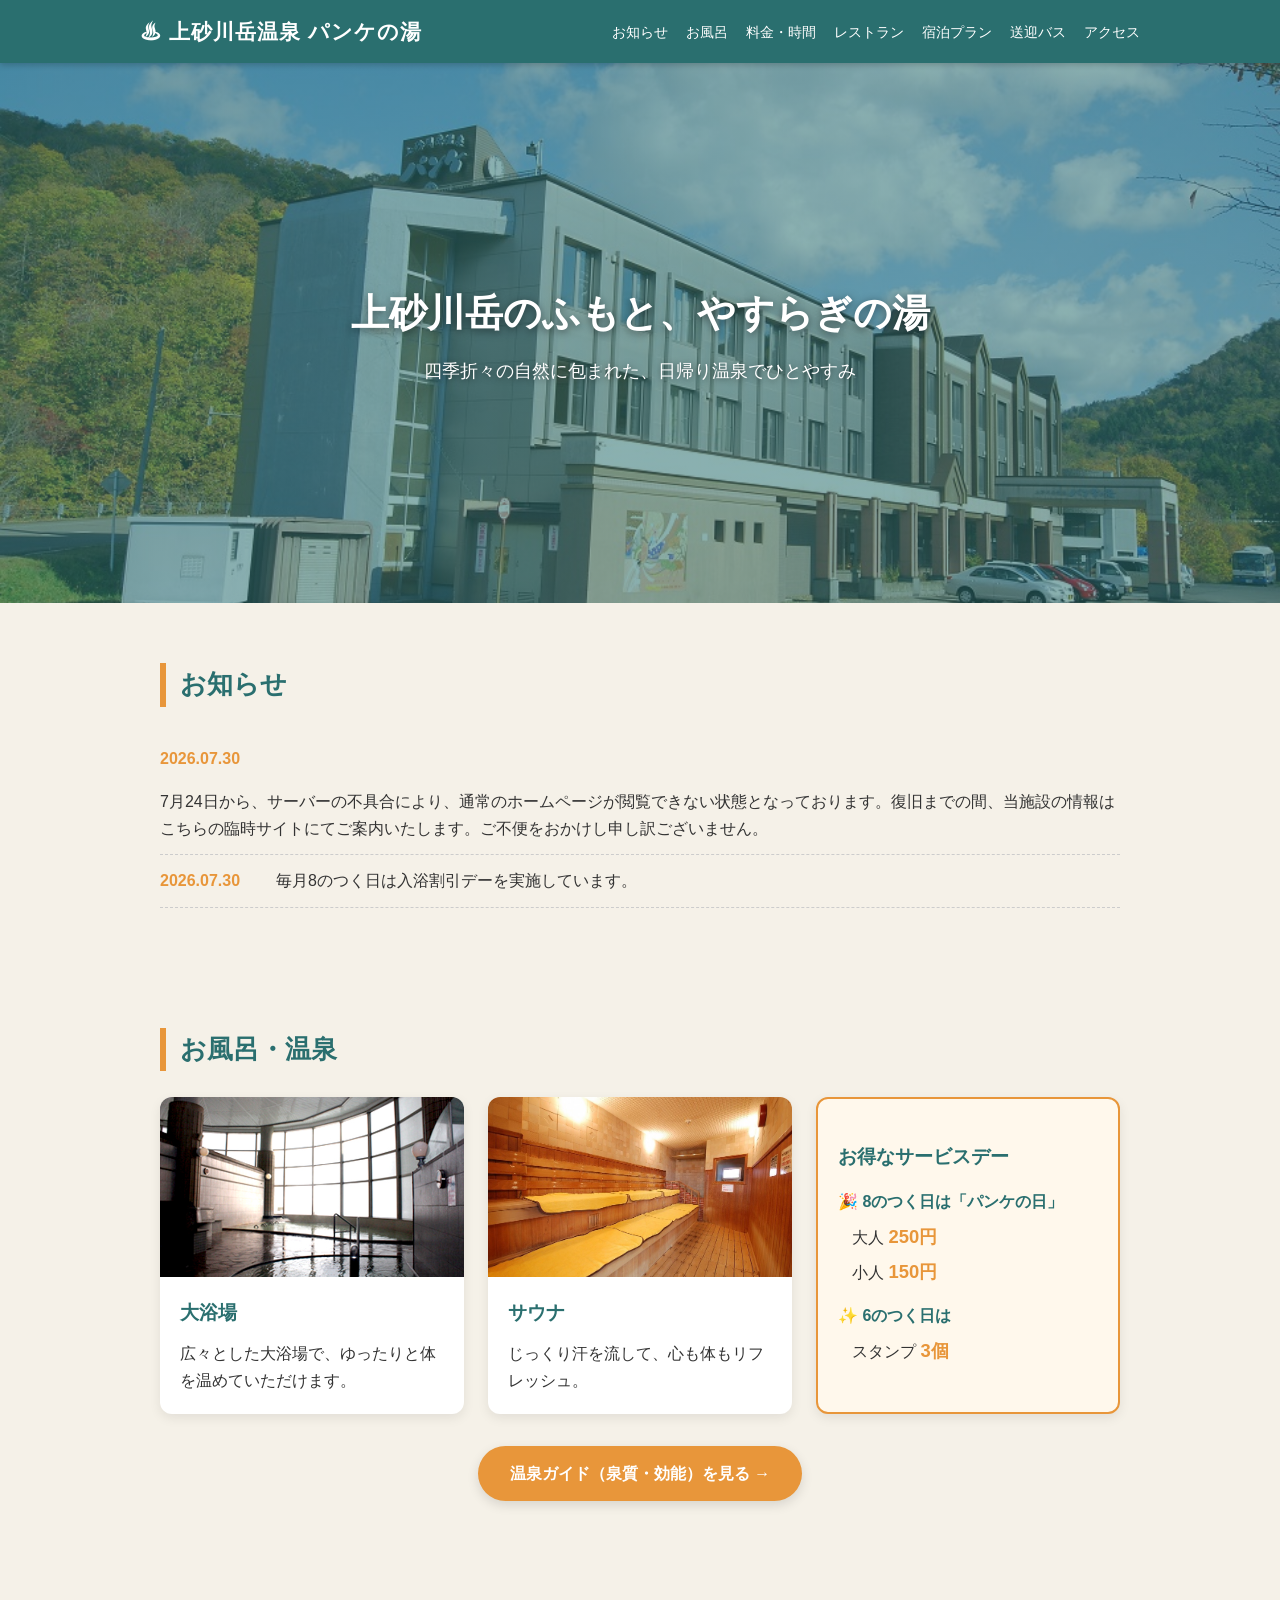
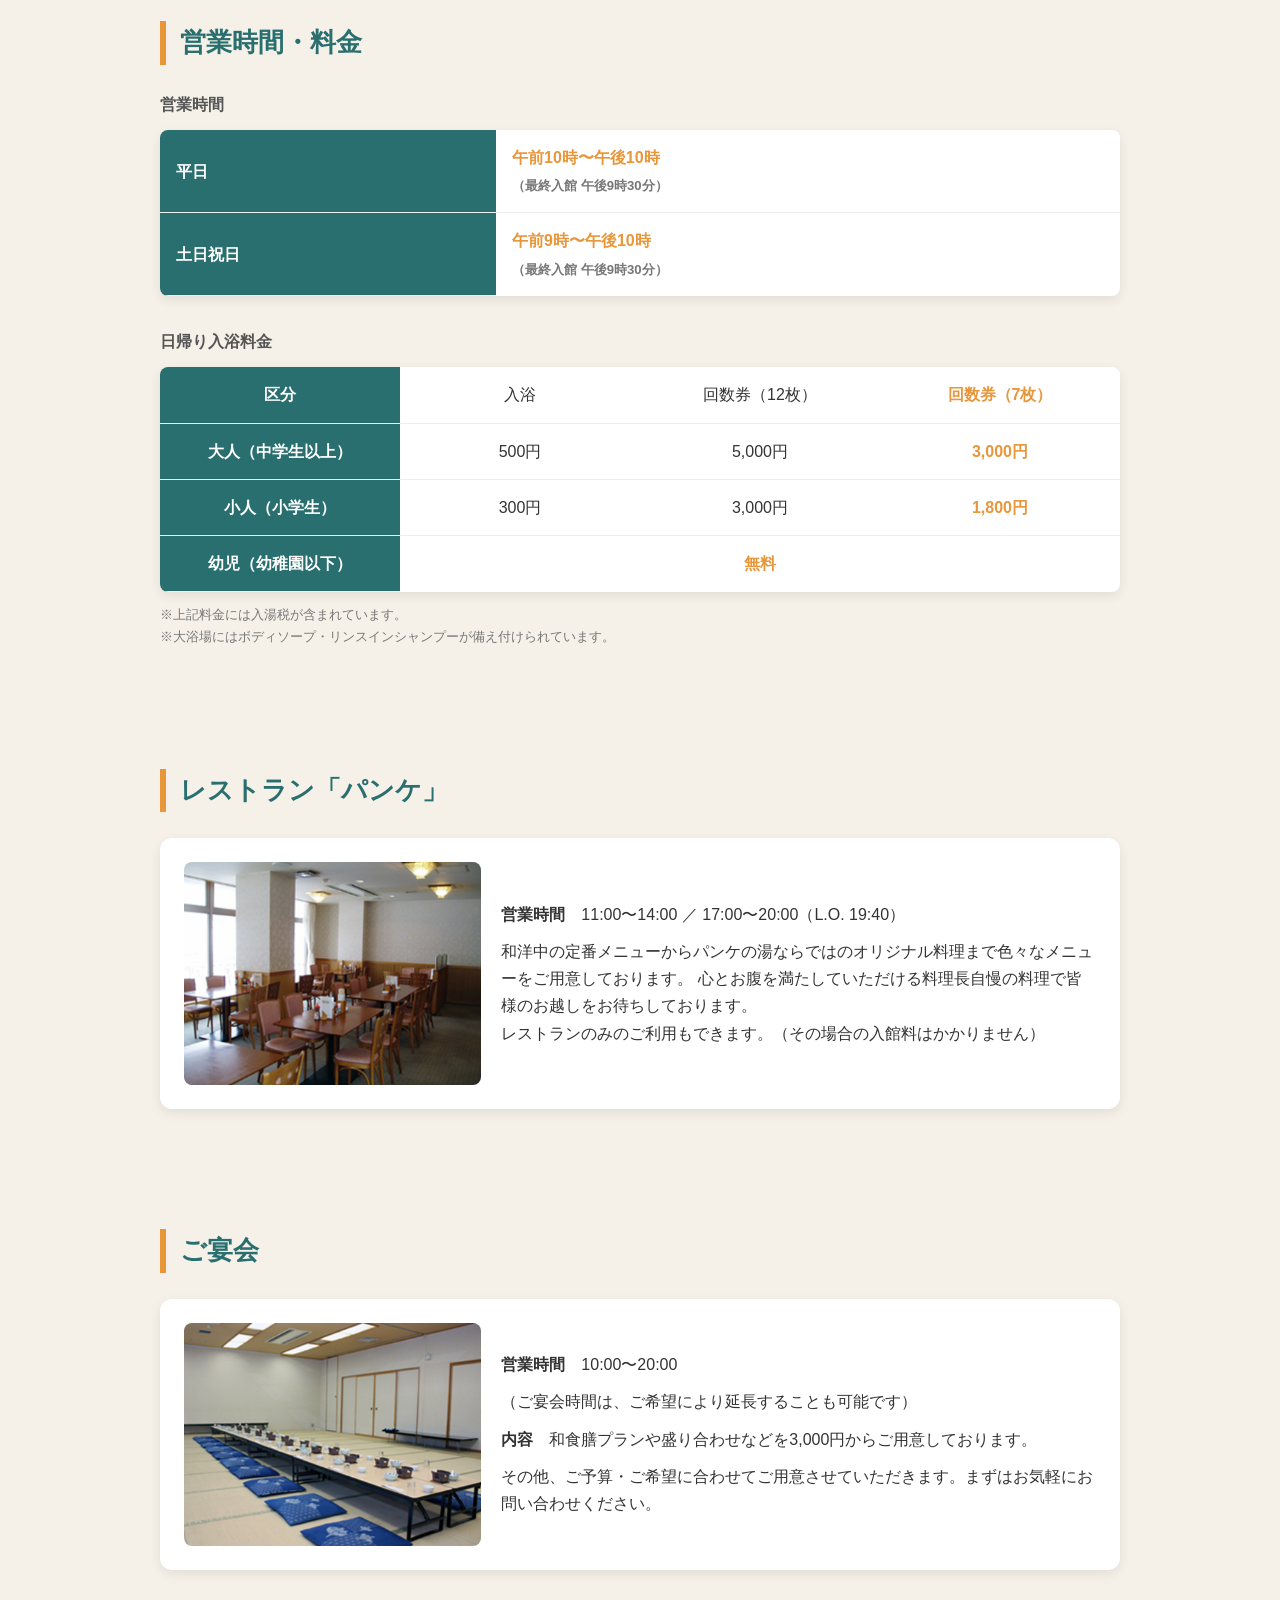
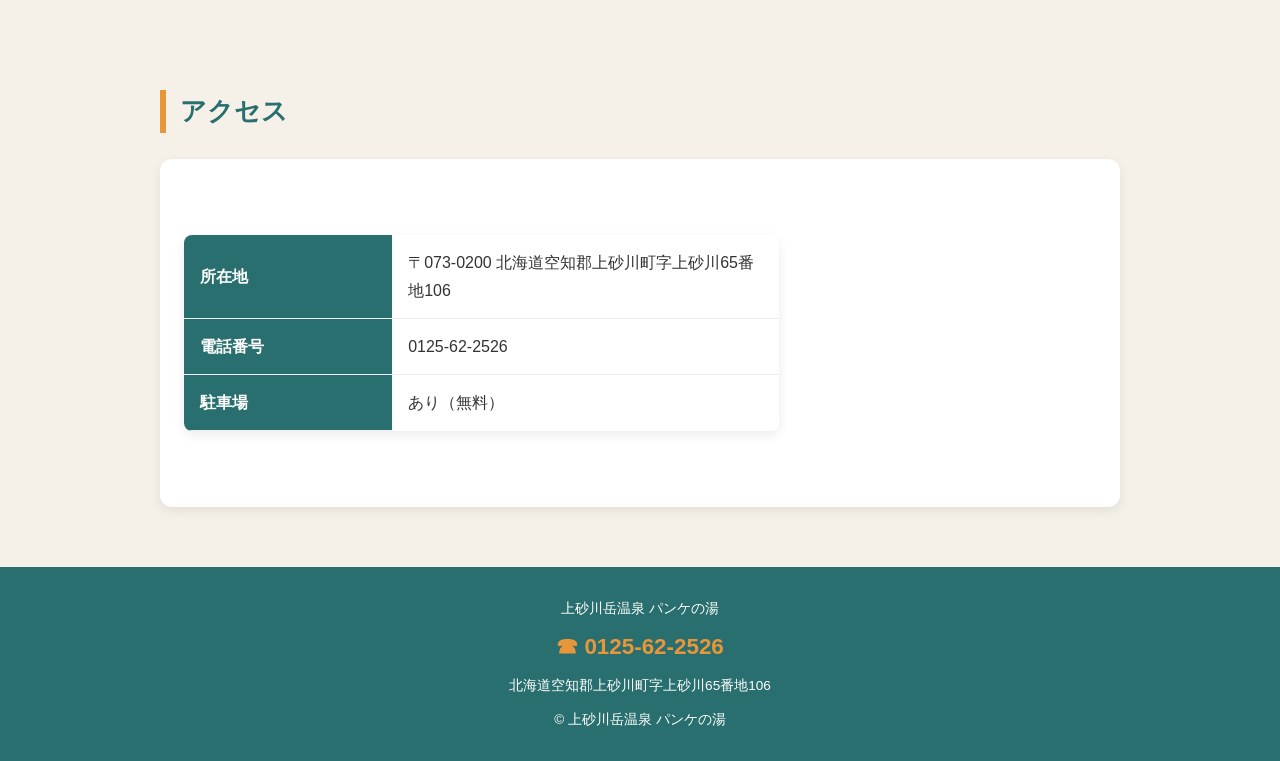
<file: index.html>
<!DOCTYPE html>
<html lang="ja">
<head>
<meta charset="UTF-8">
<meta name="viewport" content="width=device-width, initial-scale=1.0">
<title>上砂川岳温泉 パンケの湯｜北海道上砂川町の日帰り温泉・サウナ・宿泊</title>
<meta name="description" content="北海道空知郡上砂川町の温泉「パンケの湯」。広々とした大浴場やサウナ、宿泊プランをご用意。毎月8のつく日は入浴割引デー（パンケの日）を実施しています。">
<link rel="icon" href="data:image/svg+xml,<svg xmlns=%22http://www.w3.org/2000/svg%22 viewBox=%220 0 100 100%22><text y=%22.9em%22 font-size=%2290%22>♨️</text></svg>">

<!-- OGP（SNSシェア時の表示） -->
<meta property="og:title" content="上砂川岳温泉 パンケの湯">
<meta property="og:description" content="北海道上砂川町の温泉。大浴場・サウナ・宿泊プランをご案内。毎月8のつく日は入浴割引デー。">
<meta property="og:image" content="https://kamisunagawa-town.github.io/pankenoyu/images/hero.jpg">
<meta property="og:url" content="https://kamisunagawa-town.github.io/pankenoyu/index.html">
<meta property="og:type" content="website">

<link rel="stylesheet" href="css/style.css">

<!-- 構造化データ（施設情報） -->
<script type="application/ld+json">
{
  "@context": "https://schema.org",
  "@type": "LocalBusiness",
  "name": "上砂川岳温泉 パンケの湯",
  "image": "https://kamisunagawa-town.github.io/pankenoyu/images/hero.jpg",
  "address": {
    "@type": "PostalAddress",
    "postalCode": "073-0200",
    "addressRegion": "北海道",
    "addressLocality": "空知郡上砂川町",
    "streetAddress": "字上砂川65番地106"
  },
  "telephone": "0125-62-2526",
  "url": "https://kamisunagawa-town.github.io/pankenoyu/index.html",
  "openingHours": ["Mo-Fr 10:00-22:00", "Sa-Su 09:00-22:00"]
}
</script>
</head>
<body>

<header>
  <div class="inner">
    <h1>♨ 上砂川岳温泉 パンケの湯</h1>
    <nav>
      <ul>
        <li><a href="#news">お知らせ</a></li>
        <li><a href="#spa">お風呂</a></li>
        <li><a href="#info">料金・時間</a></li>
        <li><a href="#restaurant">レストラン</a></li>
        <li><a href="plan.html">宿泊プラン</a></li>
        <li><a href="bus.html">送迎バス</a></li>
        <li><a href="#access">アクセス</a></li>
      </ul>
    </nav>
  </div>
</header>

<div class="hero">
  <h2>上砂川岳のふもと、やすらぎの湯</h2>
  <p>四季折々の自然に包まれた、日帰り温泉でひとやすみ</p>
</div>

<!-- お知らせ：中身は news.json から自動で入ります -->
<section id="news">
  <h3>お知らせ</h3>
  <ul class="news-list" id="news-list">
    <li>お知らせを読み込み中です...</li>
  </ul>
</section>

<!-- お風呂 -->
<section id="spa">
  <h3>お風呂・温泉</h3>
  <div class="cards">
    <div class="card">
      <img src="images/spa-inside.jpg" alt="大浴場">
      <div class="body"><h4>大浴場</h4><p>広々とした大浴場で、ゆったりと体を温めていただけます。</p></div>
    </div>
    <div class="card">
      <img src="images/sauna.jpg" alt="サウナ">
      <div class="body"><h4>サウナ</h4><p>じっくり汗を流して、心も体もリフレッシュ。</p></div>
    </div>
    <div class="card card-event">
      <div class="body">
        <h4>お得なサービスデー</h4>
        <p class="event-day">🎉 8のつく日は「パンケの日」</p>
        <ul class="event-price">
          <li>大人 <strong>250円</strong></li>
          <li>小人 <strong>150円</strong></li>
        </ul>
        <p class="event-day">✨ 6のつく日は</p>
        <ul class="event-price">
          <li>スタンプ <strong>3個</strong></li>
        </ul>
      </div>
    </div>
  </div>
  <!-- ↓ 温泉ガイドへのボタンを追加 -->
  <div style="text-align:center;margin-top:32px;">
    <a href="onsen.html" class="btn-guide">温泉ガイド（泉質・効能）を見る →</a>
  </div>
</section>

<!-- 営業時間・料金 -->
<section id="info">
  <h3>営業時間・料金</h3>
  <!-- ↓ 営業時間 -->
    <h4 style="margin-bottom:12px;color:#555;">営業時間</h4>
  <table class="price-table">
    <tr>
      <th>平日</th>
      <td>午前10時〜午後10時<br><span class="small">（最終入館 午後9時30分）</span></td>
    </tr>
    <tr>
      <th>土日祝日</th>
      <td>午前9時〜午後10時<br><span class="small">（最終入館 午後9時30分）</span></td>
    </tr>
  </table>
    <!-- ↓ 料金 -->
    <h4 style="margin:32px 0 12px;color:#555;">日帰り入浴料金</h4>
  <table class="price-table bath-price">
    <tr>
      <th>区分</th>
      <td>入浴</td>
      <td>回数券（12枚）</td>
      <td>回数券（7枚）</td>
    </tr>
    <tr>
      <th>大人（中学生以上）</th>
      <td>500円</td>
      <td>5,000円</td>
      <td>3,000円</td>
    </tr>
    <tr>
      <th>小人（小学生）</th>
      <td>300円</td>
      <td>3,000円</td>
      <td>1,800円</td>
    </tr>
    <tr>
      <th>幼児（幼稚園以下）</th>
      <td colspan="3">無料</td>
    </tr>
  </table>
  <p class="small" style="margin-top:12px;">※上記料金には入湯税が含まれています。<br>
  ※大浴場にはボディソープ・リンスインシャンプーが備え付けられています。</p>

</section>

<!-- レストラン -->
<section id="restaurant">
  <h3>レストラン「パンケ」</h3>
  <div class="access-box restaurant-card">
    <!-- 左：画像 -->
    <div class="restaurant-image">
      <img src="images/restaurant.jpg" alt="パンケの湯 上砂川 レストラン">
    </div>
    <!-- 右：テキスト -->
    <div class="restaurant-text">
      <p><strong>営業時間</strong>　11:00〜14:00 ／ 17:00〜20:00（L.O. 19:40）</p>
      <p style="margin-top:10px;">和洋中の定番メニューからパンケの湯ならではのオリジナル料理まで色々なメニューをご用意しております。
心とお腹を満たしていただける料理長自慢の料理で皆様のお越しをお待ちしております。</p>
      <p style="margin-top:1opx;">レストランのみのご利用もできます。（その場合の入館料はかかりません）</p>
    </div>
  </div>
</section>

<!-- ご宴会 -->
<section id="party">
  <h3>ご宴会</h3>
  <div class="access-box restaurant-card">
    <!-- 左：画像 -->
    <div class="restaurant-image">
      <img src="images/party.jpg" alt="パンケの湯 上砂川 ご宴会">
    </div>
    <!-- 右：テキスト -->
    <div class="restaurant-text">
      <p><strong>営業時間</strong>　10:00〜20:00</p>
      <p style="margin-top:10px;">（ご宴会時間は、ご希望により延長することも可能です）</p>
      <p style="margin-top:10px;"><strong>内容</strong>　和食膳プランや盛り合わせなどを3,000円からご用意しております。</p>
      <p style="margin-top:10px;">その他、ご予算・ご希望に合わせてご用意させていただきます。まずはお気軽にお問い合わせください。</p>
    </div>
  </div>
</section>
  
<!-- アクセス -->
<section id="access">
  <h3>アクセス</h3>
  <div class="access-box restaurant-card">
    <!-- 左：表 -->
    <div class="restaurant-text">
      <table>
        <tr><th>所在地</th><td>〒073-0200 北海道空知郡上砂川町字上砂川65番地106</td></tr>
        <tr><th>電話番号</th><td>0125-62-2526</td></tr>
        <tr><th>駐車場</th><td>あり（無料）</td></tr>
      </table>
    </div>

    <!-- 右：地図 -->
    <div class="restaurant-image">
      <iframe src="https://www.google.com/maps/embed?pb=!1m18!1m12!1m3!1d20930.130639649662!2d141.99056114999996!3d43.47658239999999!2m3!1f0!2f0!3f0!3m2!1i1024!2i768!4f13.1!3m3!1m2!1s0x5f0ca419c16db079%3A0xd27f1641d20bf191!2z5LiK56CC5bed5bKz5rip5rOJ44OR44Oz44Kx44Gu5rmv!5e1!3m2!1sja!2sjp!4v1785371796165!5m2!1sja!2sjp" style="border:0;width:100%;height:100%;min-height:300px;display:block;border-radius:8px;" allowfullscreen="" loading="lazy" referrerpolicy="strict-origin-when-cross-origin"></iframe>
    </div>
  </div>
</section>

<footer>
  <p>上砂川岳温泉 パンケの湯</p>
  <p class="tel">☎ 0125-62-2526</p>
  <p>北海道空知郡上砂川町字上砂川65番地106</p>
  <p style="margin-top:10px;">&copy; 上砂川岳温泉 パンケの湯</p>
</footer>

<script src="js/news.js"></script>
</body>
</html>
</file>
<file: css/style.css>
:root{
  --main:#2a6f6f;
  --accent:#e8963a;
  --bg:#f5f1e8;
  --text:#333;
}
*{margin:0;padding:0;box-sizing:border-box;}
body{font-family:"Hiragino Kaku Gothic ProN","Yu Gothic",sans-serif;color:var(--text);background:var(--bg);line-height:1.7;}

header{background:var(--main);color:#fff;padding:14px 20px;position:sticky;top:0;z-index:100;box-shadow:0 2px 6px rgba(0,0,0,.2);}
header .inner{max-width:1000px;margin:0 auto;display:flex;justify-content:space-between;align-items:center;flex-wrap:wrap;}
header h1{font-size:1.3rem;letter-spacing:.05em;}
nav ul{list-style:none;display:flex;gap:18px;flex-wrap:wrap;}
nav a{color:#fff;text-decoration:none;font-size:.9rem;transition:.2s;}
nav a:hover{color:var(--accent);}

/* ヒーロー：画像を images フォルダから読み込み */
.hero{background:linear-gradient(rgba(42,111,111,.55),rgba(42,111,111,.55)),
      url('../images/hero.jpg') center/cover;
      height:60vh;min-height:360px;display:flex;flex-direction:column;justify-content:center;align-items:center;text-align:center;color:#fff;padding:20px;}
.hero h2{font-size:2.4rem;text-shadow:0 2px 8px rgba(0,0,0,.5);margin-bottom:12px;}
.hero p{font-size:1.1rem;text-shadow:0 1px 6px rgba(0,0,0,.5);}

section{max-width:1000px;margin:0 auto;padding:60px 20px;}
section h3{font-size:1.6rem;color:var(--main);border-left:6px solid var(--accent);padding-left:14px;margin-bottom:26px;}

.news-list{list-style:none;}
.news-list li{padding:12px 0;border-bottom:1px dashed #ccc;display:flex;gap:16px;flex-wrap:wrap;}
.news-list .date{color:var(--accent);font-weight:bold;min-width:100px;}

.cards{display:grid;grid-template-columns:repeat(auto-fit,minmax(260px,1fr));gap:24px;}
.card{background:#fff;border-radius:12px;overflow:hidden;box-shadow:0 4px 12px rgba(0,0,0,.08);transition:.2s;}
.card:hover{transform:translateY(-4px);box-shadow:0 8px 20px rgba(0,0,0,.12);}
.card img{width:100%;height:180px;object-fit:cover;display:block;}
.card .body{padding:20px;}
.card h4{color:var(--main);margin-bottom:10px;font-size:1.2rem;}

table{width:100%;border-collapse:collapse;background:#fff;border-radius:8px;overflow:hidden;box-shadow:0 4px 12px rgba(0,0,0,.08);}
th,td{padding:14px 16px;text-align:left;border-bottom:1px solid #eee;}
th{background:var(--main);color:#fff;width:35%;}
tr:last-child td{border-bottom:none;}
.price-table td:last-child{font-weight:bold;color:var(--accent);}

/* 日帰り入浴料金表：セル幅を均等に */
.bath-price th,
.bath-price td{
  width:25%;
  text-align:center;
}

/* 送迎バス時刻表 */
.bus-table th,
.bus-table td{
  text-align:left;
}
.bus-table td:first-child,
.bus-table th:first-child{
  width:22%;
  font-weight:bold;
  color:var(--main);
  white-space:nowrap;
}
.bus-table th:last-child{
  width:78%;
}

/* 迎え便・送り便を横並びに */
.bus-columns{
  display:flex;
  gap:24px;
  align-items:flex-start;
}
.bus-columns > div{
  flex:1;
}
.bus-columns h4{
  margin-bottom:12px;
  color:#555;
}

/* スマホでは縦並びに */
@media(max-width:768px){
  .bus-columns{flex-direction:column;}
}

.access-box{background:#fff;padding:24px;border-radius:12px;box-shadow:0 4px 12px rgba(0,0,0,.08);}

/* 温泉ガイドなどへの誘導ボタン */
.btn-guide{
  display:inline-block;
  background:var(--accent);
  color:#fff;
  text-decoration:none;
  font-weight:bold;
  padding:14px 32px;
  border-radius:30px;
  box-shadow:0 4px 12px rgba(0,0,0,.12);
  transition:.2s;
}
.btn-guide:hover{
  background:var(--main);
  transform:translateY(-2px);
}


footer{background:var(--main);color:#fff;text-align:center;padding:30px 20px;font-size:.85rem;}
footer .tel{font-size:1.4rem;font-weight:bold;color:var(--accent);margin:8px 0;}

@media(max-width:600px){
  .hero h2{font-size:1.7rem;}
  th{width:45%;}
}

/* ===== 宿泊プランページ用 ===== */

/* プランページのヒーロー（背景画像を差し替え可能） */
.hero-plan{
  background:linear-gradient(rgba(42,111,111,.6),rgba(42,111,111,.6)),
             url('../images/plan-hero.jpg') center/cover;
  height:40vh;min-height:260px;
}

/* 予約案内ボックス */
.reserve-note{
  background:#fff8ec;border:2px solid var(--accent);
  border-radius:12px;padding:24px;text-align:center;
}
.reserve-tel{font-size:1.8rem;font-weight:bold;color:var(--main);margin:10px 0;}
.small{font-size:.82rem;color:#777;}

.plan-lead{margin-bottom:26px;color:#555;}

/* プランカードのグリッド */
.plan-grid{display:grid;grid-template-columns:repeat(auto-fit,minmax(300px,1fr));gap:24px;}
.plan-card{
  background:#fff;border-radius:12px;padding:24px;position:relative;
  box-shadow:0 4px 12px rgba(0,0,0,.08);
  display:flex;flex-direction:column;border-top:5px solid var(--main);
}
.plan-highlight{border-top:5px solid var(--accent);}
.plan-badge{
  position:absolute;top:-12px;right:16px;background:var(--accent);color:#fff;
  font-size:.8rem;font-weight:bold;padding:4px 14px;border-radius:20px;
}
.plan-card h4{color:var(--main);font-size:1.15rem;margin-bottom:10px;}
.plan-room{color:#666;font-size:.9rem;margin-bottom:12px;}
.plan-desc{font-size:.9rem;color:#555;flex-grow:1;margin-bottom:16px;}
.plan-price{border-top:1px dashed #ddd;padding-top:14px;text-align:right;}
.plan-total{font-size:1.5rem;font-weight:bold;color:var(--accent);}
.plan-unit{display:block;font-size:.82rem;color:#888;}

/* リスト装飾 */
.dot-list{list-style:none;}
.dot-list li{padding:6px 0 6px 22px;position:relative;}
.dot-list li::before{content:"●";color:var(--accent);position:absolute;left:0;font-size:.7rem;top:10px;}
.dot-list.two-col{columns:2;}

@media(max-width:600px){
  .dot-list.two-col{columns:1;}
}

/* お食事イメージ（夕食・朝食を横並び） */
.meal-images{
  display:grid;
  grid-template-columns:1fr 1fr;
  gap:16px;
  margin-bottom:16px;
}
.meal-images figure{margin:0;}
.meal-images img{
  width:100%;
  height:250px;
  object-fit:cover;
  border-radius:10px;
  display:block;
  box-shadow:0 4px 10px rgba(0,0,0,.12);
}
.meal-images figcaption{
  font-size:.82rem;
  color:#777;
  text-align:center;
  margin-top:6px;
}

/* スマホでは縦並びに */
@media(max-width:600px){
  .meal-images{grid-template-columns:1fr;}
}

/* お部屋タイプ */
.room-grid{
  display:grid;
  grid-template-columns:repeat(3,1fr);
  gap:24px;
}
.room-card{
  margin:0;
  background:#fff;
  border-radius:12px;
  overflow:hidden;
  box-shadow:0 4px 12px rgba(0,0,0,.08);
}
.room-card img{
  width:100%;
  height:220px;
  object-fit:cover;
  display:block;
}
.room-card figcaption{padding:20px;}
.room-card h4{color:var(--main);font-size:1.2rem;margin-bottom:8px;}
.room-card p{font-size:.9rem;color:#555;}

/* タブレット：2枚並び */
@media(max-width:900px){
  .room-grid{grid-template-columns:1fr 1fr;}
}

/* スマホ：1枚ずつ縦積み */
@media(max-width:600px){
  .room-grid{grid-template-columns:1fr;}
}

/* ===== アクセス：表と地図を横並び ===== */
.access-layout{
  display:flex;
  gap:24px;
  align-items:stretch;
}
.access-layout .access-box{
  flex:1;          /* 左の表エリア */
  margin:0;
}
.access-layout .map-box{
  flex:1;          /* 右の地図エリア（表と同じ幅） */
  margin:0;
  border-radius:12px;
  overflow:hidden;
  box-shadow:0 4px 12px rgba(0,0,0,.08);
}
.access-layout .map-box iframe{
  width:100%;
  height:100%;
  min-height:300px;
  border:0;
  display:block;
}

/* スマホでは縦並びに戻す */
@media(max-width:768px){
  .access-layout{flex-direction:column;}
  .access-layout .map-box iframe{height:300px;}
}

/* お風呂：サービスデー案内カード */
.card-event{
  background:#fff8ec;
  border:2px solid var(--accent);
  display:flex;
  align-items:center;
}
.card-event .body{width:100%;}
.card-event .event-day{
  color:var(--main);
  font-weight:bold;
  margin:14px 0 6px;
}
.card-event .event-day:first-child{margin-top:0;}
.card-event .event-price{
  list-style:none;
  padding-left:14px;
}
.card-event .event-price li{margin:4px 0;}
.card-event .event-price strong{
  color:var(--accent);
  font-size:1.15rem;
}

/* レストラン：1つのカード内で左に画像・右にテキスト */
.restaurant-card {
  display: flex;
  gap: 20px;
  align-items: center;
}
.restaurant-card .restaurant-image {
  flex: 1;
}
.restaurant-card .restaurant-image img {
  width: 100%;
  height: auto;
  border-radius: 8px;
  display: block;
}
.restaurant-card .restaurant-text {
  flex: 2;
}

/* スマホでは縦並びに */
@media (max-width: 768px) {
  .restaurant-card {
    flex-direction: column;
    align-items: stretch;
  }
}

/* プランカード内の料金ミニ表 */
.mini-price {
  width: 100%;
  border-collapse: collapse;
  box-shadow: none;
  margin: 8px 0 4px;
  font-size: .85rem;
}
.mini-price th {
  background: var(--main);
  color: #fff;
  padding: 6px 2px;
  text-align: center;
  width: auto;
  font-size: .78rem;
}
.mini-price td {
  padding: 6px 2px;
  text-align: center;
  border-bottom: 1px solid #eee;
}
.mini-price td:first-child {
  font-weight: bold;
  color: var(--main);
}
.mini-price tr:last-child td {
  border-bottom: none;
}
</file>
